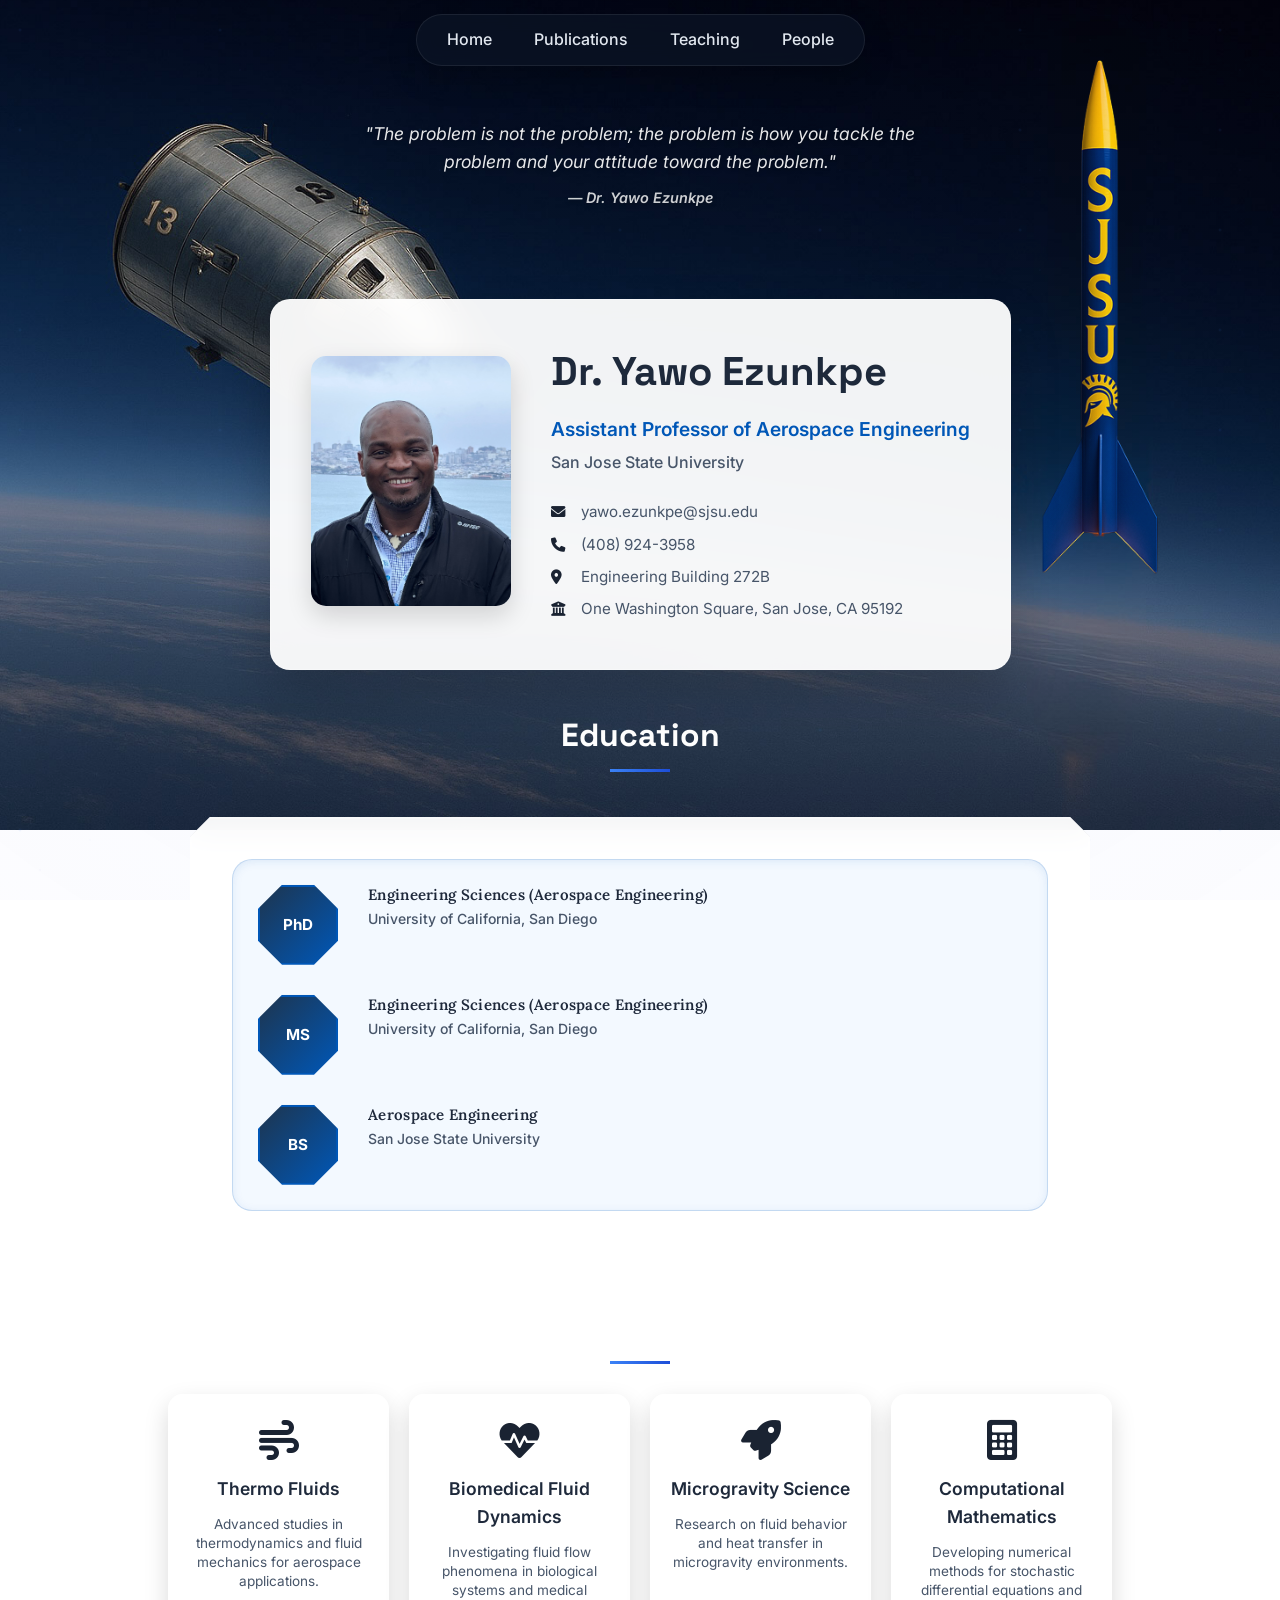
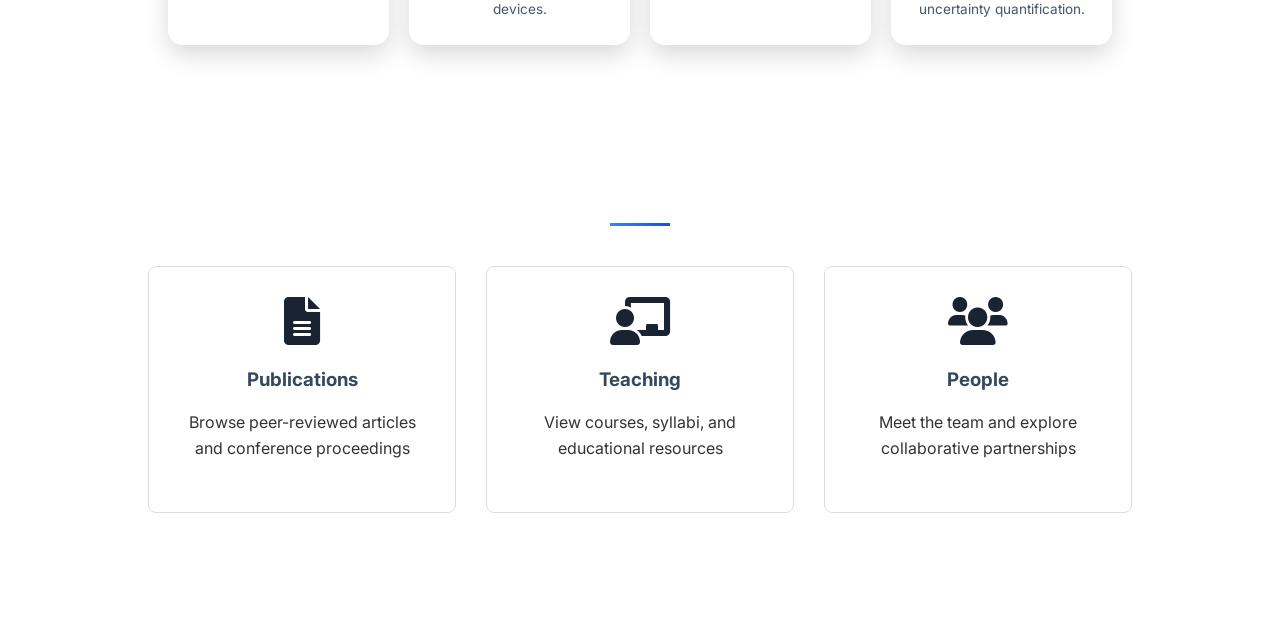
<file: index.html>
<!DOCTYPE html>
<html lang="en">
<head>
    <meta charset="UTF-8">
    <meta http-equiv="refresh" content="0; url=pages/index.html">
    <title>Redirecting...</title>
    <script>
        // Fallback redirect for environments that ignore meta refresh
        window.location.href = "pages/index.html";
    </script>
</head>
<body>
    <p>If you are not redirected automatically, <a href="pages/index.html">click here</a>.</p>
</body>
</html>
</file>
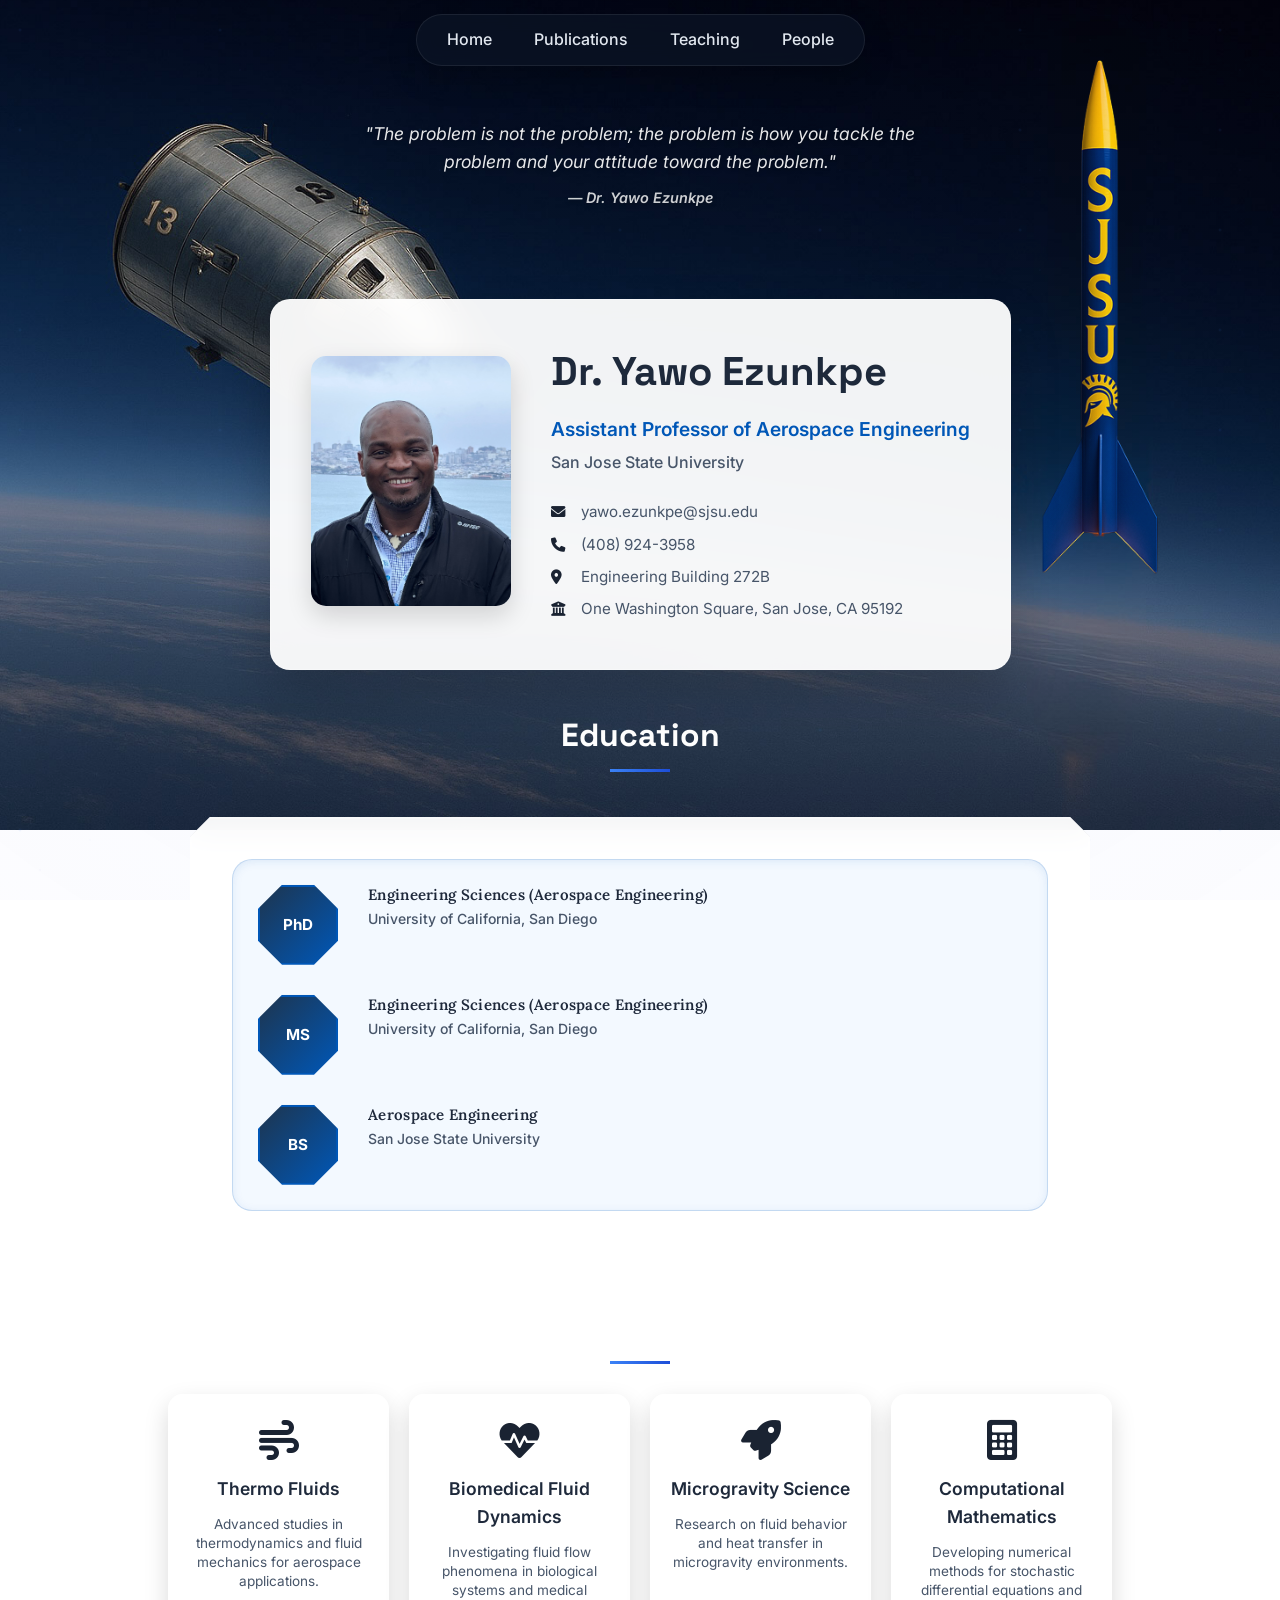
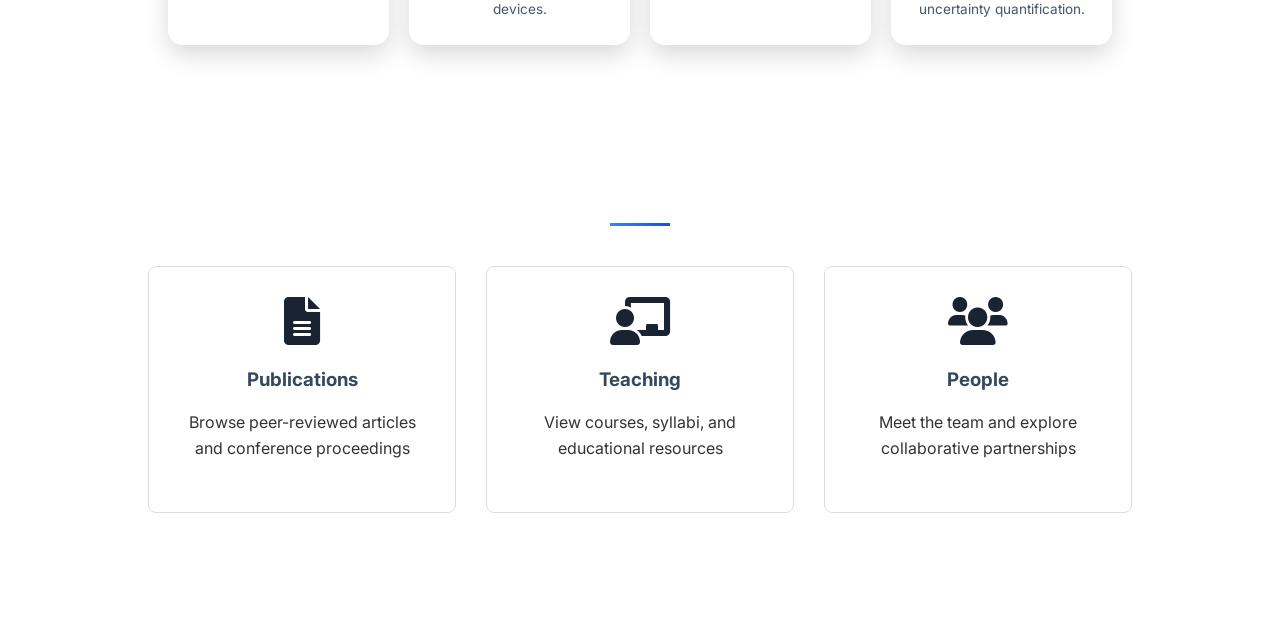
<file: pages/index.html>
<!DOCTYPE html>
<html lang="en">
<head>
    <meta charset="UTF-8">
    <meta name="viewport" content="width=device-width, initial-scale=1.0">
    <title>Dr. Yawo Ezunkpe - Aerospace Engineering Faculty</title>
    <!-- Stylesheets -->
    <link rel="preconnect" href="https://fonts.googleapis.com">
    <link rel="preconnect" href="https://fonts.gstatic.com" crossorigin>
    <link rel="preconnect" href="https://cdnjs.cloudflare.com" crossorigin>
    <link rel="stylesheet" href="../css/styles-new.css">
    <link rel="stylesheet" href="https://cdnjs.cloudflare.com/ajax/libs/font-awesome/6.0.0/css/all.min.css">
    <link href="https://fonts.googleapis.com/css2?family=Inter:wght@300;400;500;600;700&family=Lora:ital,wght@0,400;0,500;0,600;0,700;1,400;1,500&family=Space+Grotesk:wght@300;400;500;600;700&display=swap" rel="stylesheet">
    
</head>
<body>
    <!-- Space Background -->
    <div class="space-background">
    </div>
    <!-- Interactive elements -->
    <div class="contrail"></div>
    <div class="contrail"></div>
    <div class="site-wrapper">
    <header data-nav></header>

    <main>
        <div class="container">
            <div class="main-content">
                <!-- Hero Section with Professional Card -->
                <section class="hero-new">
                    <div class="hero-content">
                        <div class="quote-overlay">
                            <blockquote>
                                "The problem is not the problem; the problem is how you tackle the problem and your attitude toward the problem."
                                <cite>— Dr. Yawo Ezunkpe</cite>
                            </blockquote>
                        </div>

                        <div class="professor-card">
                            <div class="card-photo">
                                <img src="../assets/images/Professor.JPG" alt="Dr. Yawo Ezunkpe" class="professor-image" decoding="async" fetchpriority="high">
                            </div>
                            <div class="card-info">
                                <h1>Dr. Yawo Ezunkpe</h1>
                                <p class="title">Assistant Professor of Aerospace Engineering</p>
                                <p class="university">San Jose State University</p>
                                
                                <div class="contact-details">
                                    <p><i class="fas fa-envelope"></i> yawo.ezunkpe@sjsu.edu</p>
                                    <p><i class="fas fa-phone"></i> (408) 924-3958</p>
                                    <p><i class="fas fa-map-marker-alt"></i> Engineering Building 272B</p>
                                    <p><i class="fas fa-university"></i> One Washington Square, San Jose, CA 95192</p>
                                </div>
                            </div>
                        </div>

                        <!-- Education Section -->
                        <h2 class="education-title">Education</h2>
                        <div class="academic-overlay">
                            <div class="education-inner-container">
                                <div class="education-timeline">
                                    <div class="education-item">
                                        <div class="education-year">PhD</div>
                                        <div class="education-details">
                                            <h3>Engineering Sciences (Aerospace Engineering)</h3>
                                            <p>University of California, San Diego</p>
                                        </div>
                                    </div>
                                    <div class="education-item">
                                        <div class="education-year">MS</div>
                                        <div class="education-details">
                                            <h3>Engineering Sciences (Aerospace Engineering)</h3>
                                            <p>University of California, San Diego</p>
                                        </div>
                                    </div>
                                    <div class="education-item">
                                        <div class="education-year">BS</div>
                                        <div class="education-details">
                                            <h3>Aerospace Engineering</h3>
                                            <p>San Jose State University</p>
                                        </div>
                                    </div>
                                </div>
                            </div>
                        </div>
                    </div>
                </section>

                <!-- Research Focus Cards -->
                <section class="research-focus">
                    <h2>Research Focus</h2>
                    <div class="research-grid">
                        <div class="research-card">
                            <i class="fas fa-wind research-icon"></i>
                            <h3>Thermo Fluids</h3>
                            <p>Advanced studies in thermodynamics and fluid mechanics for aerospace applications.</p>
                        </div>
                        <div class="research-card">
                            <i class="fas fa-heartbeat research-icon"></i>
                            <h3>Biomedical Fluid Dynamics</h3>
                            <p>Investigating fluid flow phenomena in biological systems and medical devices.</p>
                        </div>
                        <div class="research-card">
                            <i class="fas fa-rocket research-icon"></i>
                            <h3>Microgravity Science</h3>
                            <p>Research on fluid behavior and heat transfer in microgravity environments.</p>
                        </div>
                        <div class="research-card">
                            <i class="fas fa-calculator research-icon"></i>
                            <h3>Computational Mathematics</h3>
                            <p>Developing numerical methods for stochastic differential equations and uncertainty quantification.</p>
                        </div>
                    </div>
                </section>

                <!-- Quick Links -->
                <section class="quick-links">
                    <h2>Explore My Work</h2>
                    <div class="links-grid">
                        <a href="publications.html" class="link-card">
                            <i class="fas fa-file-alt"></i>
                            <h3>Publications</h3>
                            <p>Browse peer-reviewed articles and conference proceedings</p>
                        </a>
                        <a href="teaching.html" class="link-card">
                            <i class="fas fa-chalkboard-teacher"></i>
                            <h3>Teaching</h3>
                            <p>View courses, syllabi, and educational resources</p>
                        </a>
                        <a href="people.html" class="link-card">
                            <i class="fas fa-users"></i>
                            <h3>People</h3>
                            <p>Meet the team and explore collaborative partnerships</p>
                        </a>
                    </div>
                </section>
            </div>
        </div>
    </main>

    </div>
    
    <script src="../js/navbar.js" defer></script>
    <script src="../js/main.js" defer></script>
</body>
</html>
</file>
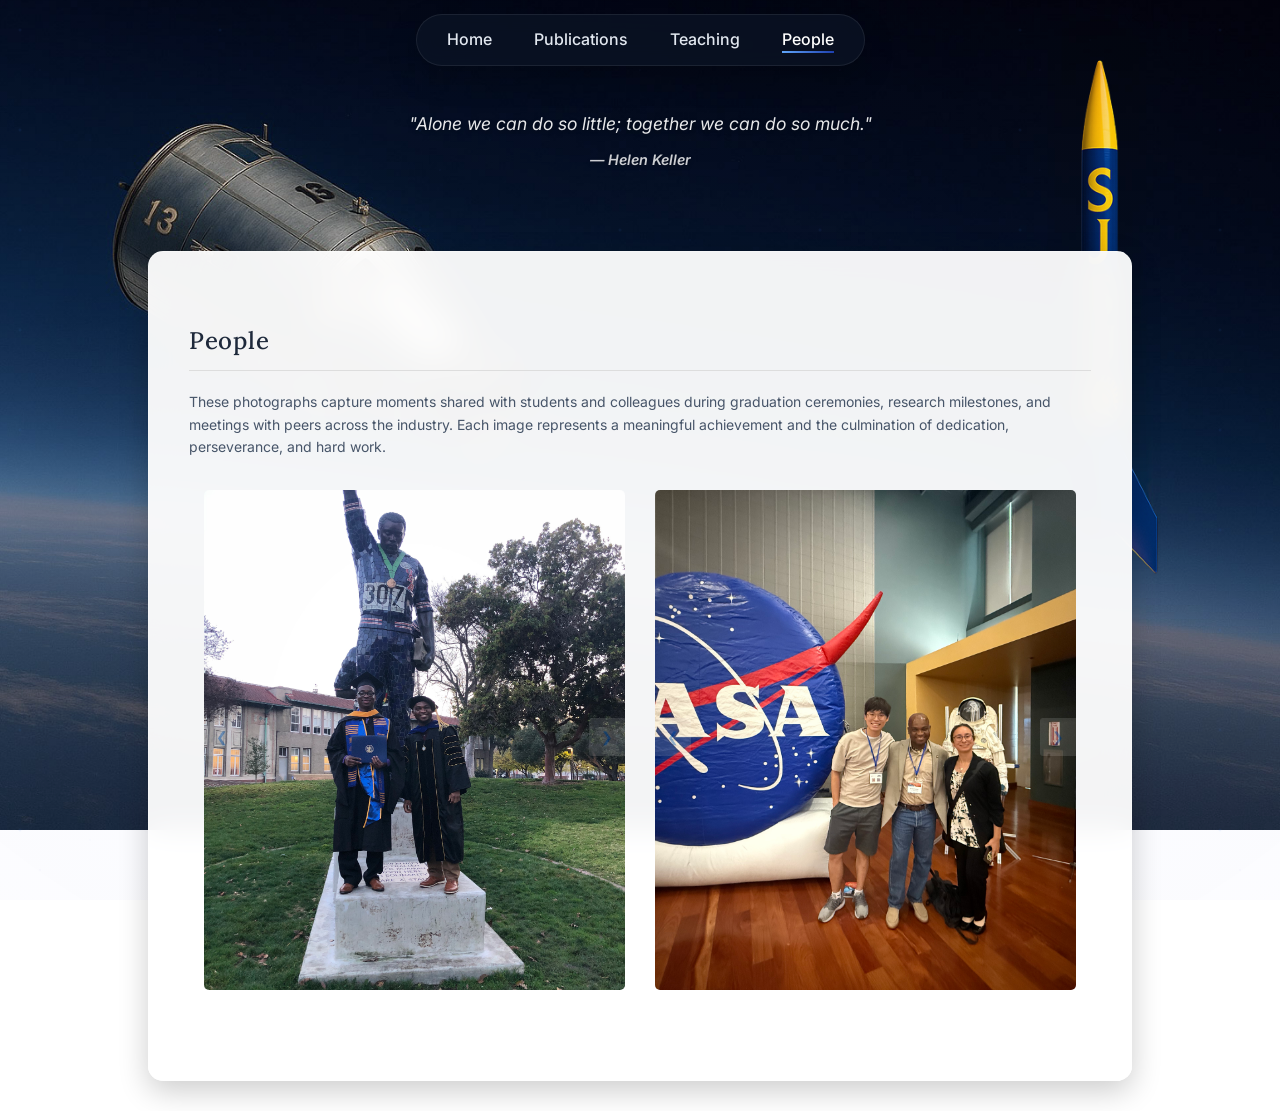
<file: pages/people.html>
<!DOCTYPE html>
<html lang="en">
<head>
    <meta charset="UTF-8">
    <meta name="viewport" content="width=device-width, initial-scale=1.0">
    <title>People - Dr. Yawo Ezunkpe</title>
    <link rel="preconnect" href="https://fonts.googleapis.com">
    <link rel="preconnect" href="https://fonts.gstatic.com" crossorigin>
    <link rel="preconnect" href="https://cdnjs.cloudflare.com" crossorigin>
    <link rel="stylesheet" href="../css/styles-new.css">
    <link rel="stylesheet" href="../css/slideshow.css">
    <link rel="stylesheet" href="https://cdnjs.cloudflare.com/ajax/libs/font-awesome/6.0.0/css/all.min.css">
    <link href="https://fonts.googleapis.com/css2?family=Inter:wght@300;400;500;600;700&family=Lora:ital,wght@0,400;0,500;0,600;0,700;1,400;1,500&family=Space+Grotesk:wght@300;400;500;600;700&display=swap" rel="stylesheet">
    
</head>
<body>
    <!-- Space Background -->
    <div class="space-background"></div>
    <!-- Interactive elements -->
    <div class="contrail"></div>
    <div class="contrail"></div>
    <div class="site-wrapper">
        <header data-nav></header>

        <!-- Inspirational Quote Section -->
        <div class="quote-overlay">
            <blockquote>
                "Alone we can do so little; together we can do so much."
                <cite>— Helen Keller</cite>
            </blockquote>
        </div>

        <main>
            <div class="container">
                <div class="main-content">
                    <div class="people-content">
                        <div class="content-container">
                            <h2>People</h2>
                            <p>These photographs capture moments shared with students and colleagues during graduation ceremonies, research milestones, and meetings with peers across the industry. Each image represents a meaningful achievement and the culmination of dedication, perseverance, and hard work.</p>
                            
                            <div class="slideshow-container">
                                <div class="slideshow-row">
                                    <!-- Faculty Slideshow -->
                                    <div class="slideshow-column">
                                        <div class="slideshow">
                                            <div class="slides"><div class="person-card"><img src="../assets/images/people-01.jpg" alt="Person 01" loading="lazy" decoding="async"></div></div>
                                            <div class="slides"><div class="person-card"><img src="../assets/images/people-02.jpg" alt="Person 02" loading="lazy" decoding="async"></div></div>
                                            <div class="slides"><div class="person-card"><img src="../assets/images/people-03.jpg" alt="Person 03" loading="lazy" decoding="async"></div></div>
                                            <!-- Navigation arrows -->
                                            <a class="prev" onclick="plusSlides(-1, 0)">&#10094;</a>
                                            <a class="next" onclick="plusSlides(1, 0)">&#10095;</a>
                                        </div>
                                    </div>
                                    
                                    <!-- Students Slideshow -->
                                    <div class="slideshow-column">
                                        <div class="slideshow">
                                            <div class="slides"><div class="person-card"><img src="../assets/images/people-04.jpg" alt="Person 04" loading="lazy" decoding="async"></div></div>
                                            <div class="slides"><div class="person-card"><img src="../assets/images/people-05.jpg" alt="Person 05" loading="lazy" decoding="async"></div></div>
                                            <div class="slides"><div class="person-card"><img src="../assets/images/people-06.jpg" alt="Person 06" loading="lazy" decoding="async"></div></div>
                                            <div class="slides"><div class="person-card"><img src="../assets/images/people-07.jpg" alt="Person 07" loading="lazy" decoding="async"></div></div>
                                            <div class="slides"><div class="person-card"><img src="../assets/images/people-08.jpg" alt="Person 08" loading="lazy" decoding="async"></div></div>
                                            <div class="slides"><div class="person-card"><img src="../assets/images/people-09.jpg" alt="Person 09" loading="lazy" decoding="async"></div></div>
                                            <div class="slides"><div class="person-card"><img src="../assets/images/people-10.jpg" alt="Person 10" loading="lazy" decoding="async"></div></div>
                                            <div class="slides"><div class="person-card"><img src="../assets/images/people-11.jpg" alt="Person 11" loading="lazy" decoding="async"></div></div>
                                            <div class="slides"><div class="person-card"><img src="../assets/images/people-12.jpg" alt="Person 12" loading="lazy" decoding="async"></div></div>
                                            <div class="slides"><div class="person-card"><img src="../assets/images/people-13.jpg" alt="Person 13" loading="lazy" decoding="async"></div></div> 
                                            <div class="slides"><div class="person-card"><img src="../assets/images/people-14.jpg" alt="Person 14" loading="lazy" decoding="async"></div></div> 
                                            <div class="slides"><div class="person-card"><img src="../assets/images/people-15.jpg" alt="Person 15" loading="lazy" decoding="async"></div></div> 
                                            <div class="slides"><div class="person-card"><img src="../assets/images/people-16.jpg" alt="Person 16" loading="lazy" decoding="async"></div></div> 
                                            <div class="slides"><div class="person-card"><img src="../assets/images/people-17.jpg" alt="Person 17" loading="lazy" decoding="async"></div></div>
                                            <div class="slides"><div class="person-card"><img src="../assets/images/people-18.jpg" alt="Person 18" loading="lazy" decoding="async"></div></div>
                                            <!-- Navigation arrows -->
                                            <a class="prev" onclick="plusSlides(-1, 1)">&#10094;</a>
                                            <a class="next" onclick="plusSlides(1, 1)">&#10095;</a>
                                        </div>
                                    </div>
                                </div>
                            </div>
                        </div>
                    </div>
                </div>
            </div>
        </main>
    </div>
    
    <script src="../js/navbar.js" defer></script>
    <script src="../js/main.js" defer></script>
    <script src="../js/slideshow.js" defer></script>
</body>
</html>
</file>
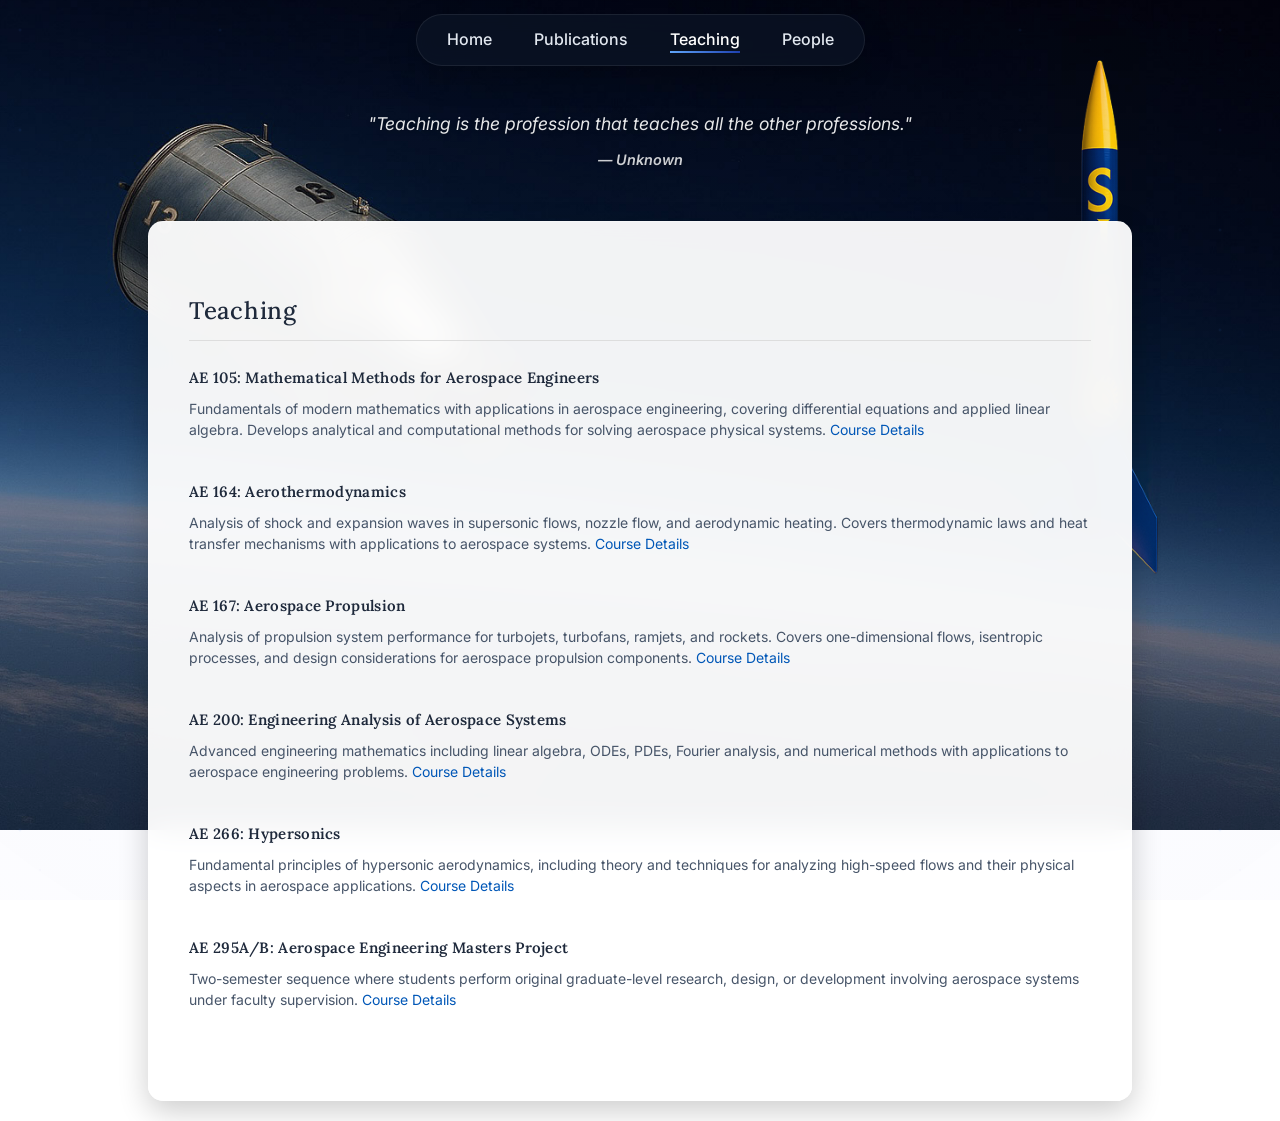
<file: pages/teaching.html>
<!DOCTYPE html>
<html lang="en">
<head>
    <meta charset="UTF-8">
    <meta name="viewport" content="width=device-width, initial-scale=1.0">
    <title>Teaching - Dr. Yawo Ezunkpe</title>
    <link rel="preconnect" href="https://fonts.googleapis.com">
    <link rel="preconnect" href="https://fonts.gstatic.com" crossorigin>
    <link rel="preconnect" href="https://cdnjs.cloudflare.com" crossorigin>
    <link rel="stylesheet" href="../css/styles-new.css">
    <link rel="stylesheet" href="https://cdnjs.cloudflare.com/ajax/libs/font-awesome/6.0.0/css/all.min.css">
    <link href="https://fonts.googleapis.com/css2?family=Inter:wght@300;400;500;600;700&family=Lora:ital,wght@0,400;0,500;0,600;0,700;1,400;1,500&family=Space+Grotesk:wght@300;400;500;600;700&display=swap" rel="stylesheet">
    
</head>
<body>
    <!-- Space Background -->
    <div class="space-background">
    </div>
    <!-- Interactive elements -->
    <div class="contrail"></div>
    <div class="contrail"></div>
    <div class="site-wrapper">
    <header data-nav></header>

    <!-- Inspirational Quote Section -->
    <div class="quote-overlay">
        <blockquote>
            "Teaching is the profession that teaches all the other professions."
            <cite>— Unknown</cite>
        </blockquote>
    </div>

    <main>
        <div class="container">
            <div class="teaching-content">
                
                <div class="content-container">
                    <h2>Teaching</h2>
                    <section class="current-courses">
                        <div class="course-list">
                            <div class="course-item">
                                <h3>AE 105: Mathematical Methods for Aerospace Engineers</h3>
                                <p>Fundamentals of modern mathematics with applications in aerospace engineering, covering differential equations and applied linear algebra. Develops analytical and computational methods for solving aerospace physical systems. <a href="https://catalog.sjsu.edu/preview_course_nopop.php?catoid=15&coid=139841" target="_blank">Course Details</a></p>
                            </div>
                            
                            <div class="course-item">
                                <h3>AE 164: Aerothermodynamics</h3>
                                <p>Analysis of shock and expansion waves in supersonic flows, nozzle flow, and aerodynamic heating. Covers thermodynamic laws and heat transfer mechanisms with applications to aerospace systems. <a href="https://catalog.sjsu.edu/preview_course_nopop.php?catoid=10&coid=40662" target="_blank">Course Details</a></p>
                            </div>
                            
                            <div class="course-item">
                                <h3>AE 167: Aerospace Propulsion</h3>
                                <p>Analysis of propulsion system performance for turbojets, turbofans, ramjets, and rockets. Covers one-dimensional flows, isentropic processes, and design considerations for aerospace propulsion components. <a href="https://catalog.sjsu.edu/preview_course_nopop.php?catoid=10&coid=40664" target="_blank">Course Details</a></p>
                            </div>
                            
                            <div class="course-item">
                                <h3>AE 200: Engineering Analysis of Aerospace Systems</h3>
                                <p>Advanced engineering mathematics including linear algebra, ODEs, PDEs, Fourier analysis, and numerical methods with applications to aerospace engineering problems. <a href="https://catalog.sjsu.edu/preview_course_nopop.php?catoid=13&coid=114817" target="_blank">Course Details</a></p>
                            </div>
                            
                            <div class="course-item">
                                <h3>AE 266: Hypersonics</h3>
                                <p>Fundamental principles of hypersonic aerodynamics, including theory and techniques for analyzing high-speed flows and their physical aspects in aerospace applications. <a href="https://catalog.sjsu.edu/preview_course_nopop.php?catoid=13&coid=122967" target="_blank">Course Details</a></p>
                            </div>
                            
                            <div class="course-item">
                                <h3>AE 295A/B: Aerospace Engineering Masters Project</h3>
                                <p>Two-semester sequence where students perform original graduate-level research, design, or development involving aerospace systems under faculty supervision. <a href="https://catalog.sjsu.edu/preview_course_nopop.php?catoid=13&coid=114801" target="_blank">Course Details</a></p>
                            </div>
                        </div>
                    </section>
                </div>

            </div>
        </div>
    </main>

    <style>
        .course-item { margin-bottom: 2.5rem; }
        .course-item h3 { margin-bottom: 0.5rem; color: #333; font-size: 1.1rem; font-weight: 600; }
        .course-item p { margin: 0.5rem 0; font-size: 0.95rem; line-height: 1.5; }
        .office-hours-section { margin-top: 3rem; margin-bottom: 2rem; }
        .simple-list { list-style: none; padding-left: 0; margin-top: 1rem; }
        .simple-list li { margin-bottom: 0.5rem; font-size: 0.95rem; }
        h1 { color: #800020; margin-bottom: 1.5rem; }
        h2 { margin-top: 2rem; margin-bottom: 1rem; color: #333; }
        a { color: #800020; text-decoration: none; }
        a:hover { text-decoration: underline; }
    </style>

    </div>
    
    <script src="../js/navbar.js" defer></script>
    <script src="../js/main.js" defer></script>
</body>
</html>
</file>
<file: css/styles-new.css>
/* Modern Aerospace Faculty Website Styles */

/* CSS Variables */
:root {
    --primary-color: #2c3e50;
    --secondary-color: #34495e;
    --accent-color: #0057b7;
    --accent-color-light: #6699cc;
    --text-color: #333;
    --light-bg: #f8f8f8;
    --light-gray: #e0e0e0;
    --border-color: #ddd;
    --max-width: 1024px;
    --sky-gradient: #000924;
    --equation-color: rgba(0, 87, 183, 0.9);
}

/* Reset and Base Styles */
* {
    margin: 0;
    padding: 0;
    box-sizing: border-box;
}

body {
    font-family: 'Inter', sans-serif;
    /*background: url('../assets/images/Background.png') no-repeat center center fixed;*/
    background: url('../assets/images/Background13.png') no-repeat center center fixed;
    background-position-y: -70px;

    /*background-color: #001F3F;*/
    /*background-color: #1F283B;*/
    /*background-color: #141C2F;*/
    background-size: cover;
    /*color: #ffffff;*/
    margin: 0;
    padding: 0;
    line-height: 1.6;
    min-height: 100vh;
    overflow-x: hidden;
}

/* Background Decoration */
.space-background {
    position: fixed;
    top: 0;
    left: 0;
    width: 100%;
    height: 100%;
    background: radial-gradient(ellipse at center, rgba(59, 130, 246, 0.05) 0%, rgba(99, 102, 241, 0.02) 100%);
    z-index: -2;
}

.space-background::before {
    content: '';
    position: absolute;
    top: 0;
    left: 0;
    width: 100%;
    height: 100%;
    background-image: 
        radial-gradient(2px 2px at 20px 30px, rgba(59, 130, 246, 0.1), transparent),
        radial-gradient(1px 1px at 40px 70px, rgba(99, 102, 241, 0.08), transparent),
        radial-gradient(1px 1px at 90px 40px, rgba(59, 130, 246, 0.06), transparent);
    background-repeat: repeat;
    background-size: 200px 100px;
    animation: twinkle 6s ease-in-out infinite alternate;
}

@keyframes twinkle {
    0% { opacity: 0.2; }
    100% { opacity: 0.8; }
}

/* Site Wrapper */
.site-wrapper {
    position: relative;
    min-height: 100vh;
    z-index: 1;
}

/* Navigation */
.main-navigation:not(.nav-floating) {
    position: sticky;
    top: 0;
    z-index: 100;
    display: flex;
    align-items: center;
    justify-content: center;
    padding: 14px 20px;
    background: transparent;
    backdrop-filter: none;
}

.main-navigation:not(.nav-floating) .nav-toggle {
    display: none;
    background: transparent;
    border: none;
    padding: 12px;
    margin-right: 10px;
    cursor: pointer;
}

.main-navigation:not(.nav-floating) .nav-toggle span {
    display: block;
    width: 24px;
    height: 2px;
    margin: 5px 0;
    background: #475569;
    transition: transform 0.2s ease, opacity 0.2s ease;
}

.main-navigation:not(.nav-floating) .nav-toggle.open span:nth-child(1) {
    transform: translateY(7px) rotate(45deg);
}

.main-navigation:not(.nav-floating) .nav-toggle.open span:nth-child(2) {
    opacity: 0;
}

.main-navigation:not(.nav-floating) .nav-toggle.open span:nth-child(3) {
    transform: translateY(-7px) rotate(-45deg);
}

.main-navigation:not(.nav-floating) .nav-links {
    display: flex;
    justify-content: center;
    list-style: none;
    padding: 12px 18px;
    margin: 0;
    gap: 18px;
    background: rgba(12, 20, 38, 0.7);
    border: 1px solid rgba(255, 255, 255, 0.08);
    box-shadow: 0 12px 30px rgba(0, 0, 0, 0.22);
    border-radius: 999px;
    backdrop-filter: blur(12px);
    transition: box-shadow 0.2s ease, transform 0.2s ease;
}

.main-navigation:not(.nav-floating) li {
    margin: 0;
}

.main-navigation:not(.nav-floating) a {
    color: #e2e8f0;
    text-decoration: none;
    font-weight: 500;
    font-size: 1rem;
    padding: 10px 12px;
    border-radius: 12px;
    transition: all 0.3s ease;
    position: relative;
}

.main-navigation:not(.nav-floating) a:hover,
.main-navigation:not(.nav-floating) a.active {
    color: #ffffff;
}

.main-navigation:not(.nav-floating) a::after {
    content: '';
    position: absolute;
    left: 12px;
    right: 12px;
    bottom: 6px;
    height: 2px;
    background: linear-gradient(90deg, #60a5fa, #1e40af);
    opacity: 0;
    transform: scaleX(0.5);
    transition: opacity 0.2s ease, transform 0.2s ease;
}

.main-navigation:not(.nav-floating) a.active::after,
.main-navigation:not(.nav-floating) a:hover::after {
    opacity: 1;
    transform: scaleX(1);
}

/* Floating badge nav */
.main-navigation.nav-floating {
    position: fixed;
    top: 18px;
    left: 18px;
    z-index: 140;
    display: flex;
    align-items: center;
    justify-content: center;
    pointer-events: none;
}

.nav-fab {
    pointer-events: auto;
    width: 58px;
    height: 58px;
    border-radius: 50%;
    border: 1px solid rgba(255, 255, 255, 0.15);
    background: radial-gradient(circle at 30% 30%, #3b82f6, #1e3a8a);
    color: #fff;
    display: inline-flex;
    align-items: center;
    justify-content: center;
    gap: 8px;
    box-shadow: 0 15px 30px rgba(0, 0, 0, 0.28);
    cursor: pointer;
    transition: transform 0.2s ease, box-shadow 0.2s ease;
    position: relative;
    overflow: hidden;
}

.nav-fab:hover {
    transform: translateY(-2px);
    box-shadow: 0 18px 34px rgba(0, 0, 0, 0.35);
}

.nav-initials {
    font-weight: 700;
    letter-spacing: 0.5px;
    font-size: 0.95rem;
}

.nav-burger {
    display: inline-flex;
    flex-direction: column;
    gap: 4px;
}

.nav-burger span {
    display: block;
    width: 14px;
    height: 2px;
    background: #e2e8f0;
    transition: transform 0.2s ease, opacity 0.2s ease;
}

.nav-fab.open .nav-burger span:nth-child(1) {
    transform: translateY(6px) rotate(45deg);
}

.nav-fab.open .nav-burger span:nth-child(2) {
    opacity: 0;
}

.nav-fab.open .nav-burger span:nth-child(3) {
    transform: translateY(-6px) rotate(-45deg);
}

.main-navigation.nav-floating .nav-links {
    position: relative;
    list-style: none;
    margin: 0;
    padding: 0;
    width: 240px;
    height: 240px;
    pointer-events: none;
    opacity: 0;
}

.main-navigation.nav-floating .nav-links li {
    position: absolute;
    top: 12px;
    left: 12px;
    transform: translate(0, 0) scale(0.5);
    opacity: 0;
    transition: transform 0.25s ease, opacity 0.25s ease;
}

.main-navigation.nav-floating .nav-links a {
    display: inline-flex;
    align-items: center;
    gap: 10px;
    padding: 10px 12px;
    background: rgba(12, 20, 38, 0.9);
    border: 1px solid rgba(255, 255, 255, 0.1);
    border-radius: 12px;
    color: #e2e8f0;
    text-decoration: none;
    font-weight: 600;
    font-size: 0.98rem;
    box-shadow: 0 10px 22px rgba(0, 0, 0, 0.25);
    min-width: 150px;
}

.main-navigation.nav-floating .nav-links a i {
    color: #60a5fa;
    width: 20px;
    text-align: center;
}

.main-navigation.nav-floating .nav-links a:hover,
.main-navigation.nav-floating .nav-links a.active {
    background: rgba(255, 255, 255, 0.08);
    color: #ffffff;
}

.main-navigation.nav-floating .nav-links a.active i {
    color: #93c5fd;
}

.main-navigation.nav-floating.open .nav-links {
    pointer-events: auto;
    opacity: 1;
}

.main-navigation.nav-floating.open .nav-links li:nth-child(1) {
    transform: translate(90px, -10px) scale(1);
    opacity: 1;
}

.main-navigation.nav-floating.open .nav-links li:nth-child(2) {
    transform: translate(150px, 60px) scale(1);
    opacity: 1;
}

.main-navigation.nav-floating.open .nav-links li:nth-child(3) {
    transform: translate(110px, 140px) scale(1);
    opacity: 1;
}

.main-navigation.nav-floating.open .nav-links li:nth-child(4) {
    transform: translate(20px, 170px) scale(1);
    opacity: 1;
}

.nav-overlay {
    position: fixed;
    inset: 0;
    background: rgba(0, 0, 0, 0.45);
    opacity: 0;
    pointer-events: none;
    transition: opacity 0.25s ease;
    z-index: 110;
}

.nav-overlay.active {
    opacity: 1;
    pointer-events: auto;
}

body.nav-open {
    overflow: hidden;
}
/* Quote Section */
.site-quote {
    text-align: center;
    padding: 30px 20px;
    background: rgba(59, 130, 246, 0.05);
    border-bottom: 1px solid rgba(59, 130, 246, 0.1);
}

.site-quote blockquote {
    font-family: 'Lora', serif;
    font-style: italic;
    font-size: 1.2rem;
    color: #475569;
    max-width: 800px;
    margin: 0 auto;
}

.site-quote cite {
    display: block;
    margin-top: 10px;
    font-size: 1rem;
    color: #3b82f6;
    font-weight: 600;
}

/* Floating Equation */
.pde-top-right {
    position: fixed;
    top: 120px;
    right: 30px;
    z-index: 50;
    display: none;
    background: rgba(255, 255, 255, 0.95);
    border: 1px solid rgba(59, 130, 246, 0.2);
    border-radius: 10px;
    padding: 15px;
    backdrop-filter: blur(10px);
    animation: float 6s ease-in-out infinite;
    box-shadow: 0 4px 20px rgba(0, 0, 0, 0.1);
}

/* Only show the floating equation box when it actually has content
   or when explicitly enabled via a helper class. Prevents a blank
   white rectangle from appearing on the page. */
body.show-equation .pde-top-right,
.pde-top-right:not(:empty) {
    display: block;
}

.equation-title {
    font-size: 0.8rem;
    color: #3b82f6;
    text-transform: uppercase;
    letter-spacing: 1px;
    margin-bottom: 5px;
}

.pde-equation-main {
    font-size: 1.2rem;
    color: #1e293b;
}

.pde-caption-main {
    font-size: 0.7rem;
    color: #64748b;
    margin-top: 5px;
}

@keyframes float {
    0%, 100% { transform: translateY(0px); }
    50% { transform: translateY(-10px); }
}

/* Container */
.container {
    max-width: var(--max-width);
    margin: 0 auto;
    padding: 0 20px;
}

/* Main Content */
.main-content {
    padding: 10px 0;
}

/* New Hero Section with Aerospace Theme */
.hero-new {
    position: relative;
    padding: 0px 10px;
    display: flex;
    justify-content: center;
    align-items: center;
    width: 100%;
}

.hero-content {
    display: flex;
    flex-direction: column;
    align-items: center;
    gap: 40px;
    width: 100%;
    max-width: 900px; /* Adjusted max-width */
}

.quote-overlay {
    text-align: center;
    width: 100%;
    max-width: 700px; /* Constrain quote width */
    margin: 0 auto 20px auto; /* Center horizontally and add space below */
    padding: 30px 20px; /* Add padding for better spacing */
}

.quote-overlay blockquote {
    color: rgba(255, 255, 255, 0.9);
    font-size: 1.1rem;
    font-style: italic;
    max-width: 600px;
    margin: 0 auto;
    text-shadow: 0 2px 4px rgba(0, 0, 0, 0.3);
}

.quote-overlay cite {
    display: block;
    margin-top: 10px;
    color: rgba(255, 255, 255, 0.8);
    font-size: 0.9rem;
    font-weight: 600;
}


.professor-card {
    background: rgba(255, 255, 255, 0.95);
    backdrop-filter: blur(15px);
    border-radius: 20px;
    padding: 40px;
    box-shadow: 0 25px 50px rgba(0, 0, 0, 0.2);
    border: 1px solid rgba(255, 255, 255, 0.3);
    display: flex;
    gap: 40px;
    align-items: center;
    max-width: 800px;
    z-index: 3;
    position: relative;
}

.card-photo {
    flex: 0 0 200px;
}

.professor-image {
    width: 200px;
    height: 250px;
    object-fit: cover;
    border-radius: 15px;
    box-shadow: 0 10px 25px rgba(0, 0, 0, 0.15);
}

.card-info {
    flex: 1;
}

.card-info h1 {
    font-family: 'Space Grotesk', sans-serif;
    font-size: 2.5rem;
    color: #1e293b;
    margin-bottom: 10px;
    font-weight: 700;
}

.card-info .title {
    font-size: 1.2rem;
    color: #0057b7;
    font-weight: 600;
    margin-bottom: 5px;
}

.card-info .university {
    font-size: 1rem;
    color: #475569;
    margin-bottom: 25px;
    font-weight: 500;
}

.contact-details p {
    display: flex;
    align-items: center;
    margin-bottom: 8px;
    color: #475569;
    font-size: 0.95rem;
}

.contact-details i {
    width: 18px;
    margin-right: 12px;
    color: #1a2332;
    font-size: 0.9rem;
}

/* Academic Background Overlay */
.academic-overlay {
    background: rgba(255, 255, 255, 0.95);
    backdrop-filter: blur(15px);
    padding: 30px;
    max-width: 900px;
    width: 100%;
    z-index: 10;
    height: fit-content;
    position: relative;
    /* Creative hexagonal shape */
    clip-path: polygon(20px 0%, calc(100% - 20px) 0%, 100% 20px, 100% calc(100% - 20px), calc(100% - 20px) 100%, 20px 100%, 0% calc(100% - 20px), 0% 20px);
    box-shadow: 0 15px 35px rgba(0, 0, 0, 0.2);
    border: 2px solid rgba(255, 255, 255, 0.3);
}

.education-inner-container {
    background: rgba(240, 248, 255, 0.8);
    backdrop-filter: blur(10px);
    border-radius: 20px;
    padding: 25px;
    margin: 10px;
    box-shadow: inset 0 2px 10px rgba(0, 87, 183, 0.1);
    border: 1px solid rgba(0, 87, 183, 0.2);
    position: relative;
}
/* .academic-overlay h2 {
    color: rgba(255, 255, 255, 0.9);
    font-size: 1.5rem;
    margin-bottom: 20px;
    font-weight: 600;
}

 .academic-overlay .education-timeline {
    display: flex;
    justify-content: center;
    gap: 60px;
}

.academic-overlay .education-item {
    display: flex;
    flex-direction: column;
    align-items: center;
    text-align: center;
    gap: 15px;
}*/

.academic-overlay .education-year {
    background: linear-gradient(135deg, #1d354f 0%, #0057b7 100%);
    color: #ffffff;
    border: 2px solid #0057b7;
    width: 80px;
    height: 80px;
    display: flex;
    align-items: center;
    justify-content: center;
    font-size: 0.95rem;
    text-align: center;
    font-weight: 700;
    position: relative;
    /* Creative hexagon shape */
    clip-path: polygon(30% 0%, 70% 0%, 100% 30%, 100% 70%, 70% 100%, 30% 100%, 0% 70%, 0% 30%);
    box-shadow: 0 8px 20px rgba(29, 53, 79, 0.4);
    transition: all 0.3s ease;
}

.academic-overlay .education-year:hover {
    transform: scale(1.1) rotate(5deg);
    box-shadow: 0 12px 30px rgba(29, 53, 79, 0.6);
}


.academic-overlay .education-details h3 {
    color: #1e293b;
    font-size: 15px;
    margin-bottom: 5px;
    font-weight: 600;
    line-height: 1.3;
    font-family: 'Lora', serif;
    letter-spacing: 0.02em;
}

.academic-overlay .education-details p {
    color: #475569;
    font-size: 14px;
    font-weight: 500;
    line-height: 1.4;
    font-family: 'Inter', sans-serif;
    margin: 0;
}

/* Hero Section */
.hero-section {
    margin-bottom: 40px;
}

.faculty-profile {
    background: rgba(255, 255, 255, 0.8);
    border-radius: 15px;
    padding: 40px;
    border: 1px solid rgba(226, 232, 240, 0.5);
    backdrop-filter: blur(10px);
    box-shadow: 0 8px 32px rgba(0, 0, 0, 0.1);
}

.profile-columns {
    display: flex;
    gap: 40px;
    align-items: flex-start;
}

.profile-left {
    flex: 0 0 300px;
}

.profile-photo {
    border-radius: 15px;
    overflow: hidden;
    box-shadow: 0 10px 30px rgba(0, 87, 183, 0.3);
}

.profile-photo img {
    width: 100%;
    height: auto;
    display: block;
}

.profile-right {
    flex: 1;
}

.profile-right h1 {
    font-family: 'Space Grotesk', sans-serif;
    font-size: 2.5rem;
    color: #1e293b;
    margin-bottom: 10px;
    font-weight: 600;
}

.professor-title {
    font-size: 1.2rem;
    color: #3b82f6;
    margin-bottom: 30px;
    line-height: 1.4;
}

.contact-info p {
    display: flex;
    align-items: center;
    margin-bottom: 10px;
    color: #475569;
}

.contact-info i {
    width: 20px;
    margin-right: 10px;
    color: #1a2332;
}

.contact-info a {
    color: #3b82f6;
    text-decoration: none;
}

.contact-info a:hover {
    color: #1e40af;
}

/* Aerospace Visual */
.aerospace-visual {
    height: 60px;
    margin: 40px 0;
    position: relative;
    overflow: hidden;
}

.flow-lines {
    position: absolute;
    top: 50%;
    left: 0;
    width: 100%;
    height: 2px;
    background: linear-gradient(90deg, transparent, rgba(0, 87, 183, 0.5), transparent);
    animation: flow 3s ease-in-out infinite;
}

@keyframes flow {
    0% { transform: translateX(-100%); }
    100% { transform: translateX(100%); }
}

/* Section Styles */
section {
    margin-bottom: 50px;
}

section h2 {
    font-family: 'Space Grotesk', sans-serif;
    font-size: 2rem;
    color: #ffffff;
    margin-bottom: 30px;
    position: relative;
    padding-bottom: 10px;
}

.education-title {
    margin-bottom: 5px;
}

.research-overview-title::after {
    display: none;
}

section h2::after {
    content: '';
    position: absolute;
    bottom: 0;
    left: 50%;
    transform: translateX(-50%);
    width: 60px;
    height: 3px;
    background: linear-gradient(90deg, #3b82f6, #1d4ed8);
}

.hero-section h2:nth-of-type(2)::after {
    display: none;
}


/* Research Focus Cards */
.research-focus {
    position: relative;
    z-index: 4;
    padding: 0 20px;
    text-align: center;
    
}

.research-grid {
    display: grid;
    grid-template-columns: repeat(4, 1fr);
    gap: 20px;
    max-width: 1000px;
    margin: 0 auto;
}

.research-card {
    background: rgba(255, 255, 255, 0.95);
    backdrop-filter: blur(15px);
    padding: 25px 20px;
    border-radius: 15px;
    text-align: center;
    transition: transform 0.3s ease, box-shadow 0.3s ease;
    border: 1px solid rgba(255, 255, 255, 0.3);
    box-shadow: 0 10px 25px rgba(0, 0, 0, 0.15);
}

.research-card:hover {
    transform: translateY(-8px);
    box-shadow: 0 15px 35px rgba(0, 0, 0, 0.2);
}

.research-icon {
    font-size: 2.5rem;
    color: #1a2332;
    margin-bottom: 15px;
}

.research-card h3 {
    font-size: 1.1rem;
    color: #1e293b;
    margin-bottom: 12px;
    font-weight: 600;
}

.research-card p {
    color: #475569;
    font-size: 0.85rem;
    line-height: 1.4;
}

/* Education Timeline */
.education-timeline {
    display: flex;
    flex-direction: column;
    gap: 30px;
}

.education-item {
    display: flex;
    gap: 30px;
    align-items: flex-start;
}

.education-year {
    flex: 0 0 80px;
    background: rgba(26, 35, 50, 0.1);
    color: #1a2332;
    padding: 10px;
    border-radius: 8px;
    text-align: center;
    font-weight: 600;
    border: 1px solid rgba(59, 130, 246, 0.2);
}

.education-details h3 {
    color: #1e293b;
    margin-bottom: 5px;
}

.education-details p {
    color: #1a2332;
}

/* Publications Styles */
.publications-content h2 {
    color: #1e293b;
    border-bottom: 1px solid #ddd;
    padding-bottom: 10px;
    margin-bottom: 25px;
    margin-top: 30px;
    font-family: 'Lora', serif;
    font-size: 24px;
    font-weight: 500;
    letter-spacing: 0.03em;
}

.publications-intro {
    margin-bottom: 2.5rem;
    font-family: 'Inter', sans-serif;
    line-height: 1.6;
    color: #475569;
    max-width: 95%;
    font-size: 14.5px;
}

.publications-intro a {
    color: #0057b7;
    text-decoration: none;
    transition: color 0.2s ease;
}

.publications-intro a:hover {
    text-decoration: underline;
}

.publication-section {
    margin-top: 20px;
}

.publication-list {
    list-style: none;
    padding-left: 0;
    font-size: 14px;
    font-family: 'Inter', sans-serif;
    color: #475569;
}

.publication-list li {
    position: relative;
    padding: 0.6rem 0;
    margin-bottom: 0.7rem;
    line-height: 1.5;
    border-bottom: 1px dotted #eaeaea;
    color: #475569;
}

.publication-list li:last-child {
    border-bottom: none;
}

.publication-list li strong {
    font-weight: 600;
    margin-bottom: 0.2rem;
    font-family: 'Lora', serif;
    letter-spacing: 0.02em;
    font-size: 15px;
    color: #1e293b;
}

.publication-list em {
    font-style: italic;
    font-family: 'Inter', sans-serif;
    font-size: 0.9em;
    color: #64748b;
    font-weight: 500;
}

.publication-list a {
    color: #0057b7;
    text-decoration: none;
    transition: color 0.2s ease;
}

.publication-list a:hover {
    text-decoration: underline;
}

/* Quick Links */
.quick-links {
    padding: 60px 0;
    margin-top: 60px;
}

.quick-links h2 {
    text-align: center;
    margin-bottom: 40px;
    color: #ffffff;
}

.links-grid {
    display: grid;
    grid-template-columns: repeat(auto-fit, minmax(250px, 1fr));
    gap: 30px;
}

.link-card {
    background: white;
    padding: 30px;
    border-radius: 8px;
    text-align: center;
    transition: transform 0.3s ease, box-shadow 0.3s ease;
    border: 1px solid var(--border-color);
    text-decoration: none;
}

.link-card:hover {
    transform: translateY(-5px);
    box-shadow: 0 10px 30px rgba(0, 0, 0, 0.1);
}

.link-card i {
    font-size: 3rem;
    color: #1a2332;
    margin-bottom: 20px;
}

.link-card h3 {
    margin-bottom: 15px;
    color: var(--secondary-color);
    text-decoration: none;
}

.link-card p {
    color: var(--text-color);
    margin-bottom: 20px;
}

.link-card .btn {
    background: var(--accent-color);
    color: white;
    padding: 10px 20px;
    text-decoration: none;
    border-radius: 5px;
    display: inline-block;
    transition: background-color 0.3s ease;
}

.link-card .btn:hover {
    background: var(--secondary-color);
}

/* People Page Styles */
.people-content h1 {
    margin-bottom: 30px;
    color: #1e293b;
    border-bottom: 1px solid #ddd;
    padding-bottom: 10px;
    font-family: 'Lora', serif;
    font-size: 24px;
    font-weight: 500;
    letter-spacing: 0.03em;
}

.people-content h2 {
    color: #1e293b;
    border-bottom: 1px solid #ddd;
    padding-bottom: 10px;
    margin-bottom: 25px;
    margin-top: 30px;
    font-family: 'Lora', serif;
    font-size: 24px;
    font-weight: 500;
    letter-spacing: 0.03em;
}

.people-content p {
    color: #475569;
    font-family: 'Inter', sans-serif;
    font-size: 14px;
    line-height: 1.5;
    margin-bottom: 0.7rem;
}

.group-intro {
    margin-bottom: 40px;
    max-width: 800px;
}

.people-section {
    margin-bottom: 50px;
}

.people-section h2 {
    margin-bottom: 20px;
    color: var(--secondary-color);
    border-bottom: 1px solid var(--border-color);
    padding-bottom: 10px;
}

.people-grid {
    display: grid;
    grid-template-columns: repeat(auto-fill, minmax(250px, 1fr));
    gap: 20px;
    margin-top: 20px;
}

.person-container {
    width: 100%;
}

.person-container img {
    width: 100%;
    height: auto;
    display: block;
}

.person-card {
    border: 1px solid var(--border-color);
    border-radius: 5px;
    overflow: hidden;
    transition: transform 0.3s ease, box-shadow 0.3s ease;
}

.person-card:hover {
    transform: translateY(-5px);
    box-shadow: 0 5px 15px rgba(0,0,0,0.1);
}

.person-photo {
    height: 200px;
    overflow: hidden;
}

.person-photo img {
    width: 100%;
    height: 100%;
    object-fit: cover;
    transition: transform 0.5s ease;
}

.person-card:hover .person-photo img {
    transform: scale(1.05);
}

.person-info {
    padding: 20px;
}

.person-info h3 {
    margin: 0 0 5px 0;
    font-size: 1.2rem;
}

.professor-title {
    font-size: 1.1rem;
    font-weight: 600;
    margin-bottom: 15px;
    color: #444;
}

.person-title {
    color: var(--secondary-color);
    font-style: italic;
    margin-bottom: 10px;
    font-size: 0.9rem;
}

.person-research {
    margin-bottom: 15px;
    font-size: 0.95rem;
}

.person-links {
    display: flex;
    gap: 15px;
}

.person-links a {
    color: var(--accent-color);
    font-size: 1.2rem;
    transition: color 0.3s ease;
}

.person-links a:hover {
    color: var(--secondary-color);
}

.alumni-list {
    margin-top: 20px;
}

.alumni-item {
    display: flex;
    margin-bottom: 25px;
    padding-bottom: 25px;
    border-bottom: 1px dotted var(--light-gray);
}

.alumni-item:last-child {
    border-bottom: none;
}

.alumni-year {
    flex: 0 0 80px;
    font-weight: 700;
    color: var(--accent-color);
}

.alumni-info {
    flex: 1;
}

.alumni-info h3 {
    margin-top: 0;
    margin-bottom: 5px;
}

.alumni-degree {
    font-weight: 600;
    margin-bottom: 5px;
}

.alumni-thesis {
    font-style: italic;
    margin-bottom: 5px;
    font-size: 0.95rem;
}

.alumni-current {
    color: var(--secondary-color);
    font-size: 0.95rem;
}

.collaborators-grid {
    display: grid;
    grid-template-columns: repeat(auto-fill, minmax(300px, 1fr));
    gap: 40px;
    margin-bottom: 50px;
}

.collaborator-card {
    background-color: var(--light-bg);
    padding: 20px;
    border-radius: 5px;
    border-left: 4px solid var(--accent-color);
}

.collaborator-card h3 {
    margin-top: 0;
    margin-bottom: 5px;
}

.collaborator-affiliation {
    font-style: italic;
    color: var(--secondary-color);
    margin-bottom: 10px;
    font-size: 0.9rem;
}

.join-group {
    background-color: var(--light-bg);
    padding: 25px;
    border-radius: 5px;
    margin-top: 20px;
}

.join-group h3 {
    margin-top: 0;
    margin-bottom: 15px;
    color: var(--secondary-color);
}

.join-group p {
    margin-bottom: 15px;
}

/* Mentored Research Section */
.mentored-research {
    margin-top: 50px;
    margin-bottom: 50px;
}

.mentored-research h3 {
    color: #1e293b;
    font-weight: 600;
    margin-bottom: 0.2rem;
    font-family: 'Lora', serif;
    letter-spacing: 0.02em;
    font-size: 15px;
}

.mentored-research > p {
    color: #475569;
    font-family: 'Inter', sans-serif;
    font-size: 14px;
    line-height: 1.5;
    margin-bottom: 0.7rem;
}

.research-list h4 {
    color: #1e293b;
    font-weight: 600;
    margin-bottom: 0.2rem;
    font-family: 'Lora', serif;
    letter-spacing: 0.02em;
    font-size: 15px;
    margin-top: 30px;
    border-bottom: 2px solid #0057b7;
    padding-bottom: 5px;
    display: inline-block;
}

.research-list h4:first-child {
    margin-top: 0;
}

.research-list ul {
    list-style: none;
    padding-left: 0;
    margin-bottom: 25px;
}

.research-list li {
    position: relative;
    padding-left: 20px;
    margin-bottom: 12px;
    color: #475569;
    font-family: 'Inter', sans-serif;
    font-size: 14px;
    line-height: 1.5;
}

.research-list li::before {
    content: "•";
    color: #0057b7;
    font-weight: bold;
    position: absolute;
    left: 0;
    font-size: 1.2rem;
}

/* Research Content Styles */
.research-content h2 {
    color: #1e293b;
    border-bottom: 1px solid #ddd;
    padding-bottom: 10px;
    margin-bottom: 25px;
    margin-top: 30px;
    font-family: 'Lora', serif;
    font-size: 24px;
    font-weight: 500;
    letter-spacing: 0.03em;
}

.research-content p {
    color: #475569;
    margin-bottom: 2.5rem;
    font-family: 'Inter', sans-serif;
    line-height: 1.6;
    font-size: 14.5px;
}

.research-content h3 {
    color: #1e293b;
    font-weight: 600;
    margin-bottom: 0.2rem;
    font-family: 'Lora', serif;
    letter-spacing: 0.02em;
    font-size: 15px;
}

.research-content ul li {
    color: #475569;
    font-family: 'Inter', sans-serif;
    font-size: 14px;
    line-height: 1.5;
    margin-bottom: 0.7rem;
}

/* Content Container Styles */
.content-container {
    background: rgba(255, 255, 255, 0.95);
    backdrop-filter: blur(15px);
    border-radius: 15px;
    padding: 40px;
    margin: 20px 0;
    box-shadow: 0 10px 30px rgba(0, 0, 0, 0.2);
    border: 1px solid rgba(255, 255, 255, 0.3);
}

.content-container h2 {
    color: #1e293b;
    margin-bottom: 20px;
}

.content-container h3 {
    color: #2c3e50;
    margin-bottom: 15px;
}

.content-container p {
    color: #475569;
    line-height: 1.6;
}

.content-container ul li {
    color: #475569;
}

.content-container a {
    color: #0057b7;
}

.content-container a:hover {
    color: #003d82;
}

/* Teaching Content Styles */
.teaching-content h2 {
    color: #1e293b !important;
    border-bottom: 1px solid #ddd !important;
    padding-bottom: 10px !important;
    margin-bottom: 25px !important;
    margin-top: 30px !important;
    font-family: 'Lora', serif !important;
    font-size: 24px !important;
    font-weight: 500 !important;
    letter-spacing: 0.03em !important;
}

.teaching-content h3 {
    color: #1e293b !important;
    font-weight: 600 !important;
    margin-bottom: 0.2rem !important;
    font-family: 'Lora', serif !important;
    letter-spacing: 0.02em !important;
    font-size: 15px !important;
}

.teaching-content p {
    color: #475569 !important;
    font-family: 'Inter', sans-serif !important;
    font-size: 14px !important;
    line-height: 1.5 !important;
    margin-bottom: 0.7rem !important;
}

.course-item h3 {
    color: #1e293b !important;
    font-weight: 600 !important;
    margin-bottom: 0.2rem !important;
    font-family: 'Lora', serif !important;
    letter-spacing: 0.02em !important;
    font-size: 15px !important;
}

.course-item p {
    color: #475569 !important;
    font-family: 'Inter', sans-serif !important;
    font-size: 14px !important;
    line-height: 1.5 !important;
    margin-bottom: 0.7rem !important;
}

.course-item a {
    color: #0057b7 !important;
}

/* Research Page Contact Section */
.contact-container {
    display: flex;
    gap: 40px;
    align-items: center;
    margin-top: 30px;
}

.contact-text {
    flex: 1;
}

.campus-image {
    flex: 0 0 300px;
}

.campus-photo {
    width: 100%;
    height: 200px;
    object-fit: cover;
    border-radius: 8px;
    border: 1px solid var(--border-color);
}

/* Responsive Design for New Format */
@media (max-width: 768px) {
    .professor-card {
        flex-direction: column;
        text-align: center;
        padding: 30px 20px;
        margin: 0 20px;
    }
    
    .card-photo {
        flex: none;
        align-self: center;
    }
    
    .professor-image {
        width: 180px;
        height: 220px;
    }
    
    .card-info h1 {
        font-size: 2rem;
    }
    
    .quote-overlay {
        top: 40px;
        padding: 0 20px;
    }
    
    .quote-overlay blockquote {
        font-size: 1rem;
    }
    
    .hero-new {
        min-height: 70vh;
        padding: 40px 0;
    }
    
    .academic-overlay {
        position: static;
        margin: 20px;
        max-width: none;
    }
    
    .research-grid {
        grid-template-columns: repeat(2, 1fr);
        gap: 15px;
    }
    
    .research-focus {
        margin-top: 20px;
    }
    
    .contact-container {
        flex-direction: column;
        gap: 20px;
    }
    
    .campus-image {
        flex: none;
        width: 100%;
    }
    
    .campus-photo {
        height: 150px;
    }
}

/* Responsive Design */
@media (max-width: 768px) {
    .container {
        padding: 0 15px;
    }
    
    .main-navigation:not(.nav-floating) {
        justify-content: space-between;
        padding: 10px 16px;
        flex-wrap: wrap;
    }
    
    .main-navigation:not(.nav-floating) .nav-toggle {
        display: inline-flex;
        flex-direction: column;
        justify-content: center;
        align-items: center;
        background: rgba(12, 20, 38, 0.75);
        border: 1px solid rgba(255, 255, 255, 0.1);
        border-radius: 12px;
        padding: 10px;
        box-shadow: 0 8px 20px rgba(0, 0, 0, 0.25);
    }
    
    .main-navigation:not(.nav-floating) .nav-links {
        width: 100%;
        flex-direction: column;
        gap: 6px;
        display: none;
        padding: 12px;
        margin-top: 10px;
        border-radius: 16px;
    }
    
    .main-navigation:not(.nav-floating) .nav-links.open {
        display: flex;
    }
    
    .main-navigation:not(.nav-floating) li {
        margin: 0;
        text-align: center;
    }
    
    .main-navigation:not(.nav-floating) a {
        display: block;
        padding: 12px;
        width: 100%;
        font-size: 1rem;
    }
    
    .pde-top-right {
        position: relative;
        top: 0;
        right: 0;
        margin-bottom: 20px;
        text-align: center;
    }
    
    .profile-columns {
        flex-direction: column;
        text-align: center;
    }
    
    .profile-left {
        flex: none;
        margin-bottom: 30px;
    }
    
    .profile-right h1 {
        font-size: 2rem;
    }
    
    .research-grid {
        grid-template-columns: repeat(2, 1fr);
        gap: 20px;
    }
    
    .links-grid {
        grid-template-columns: 1fr;
    }
    
    .education-item {
        flex-direction: column;
        text-align: center;
    }
    
    .education-year {
        align-self: center;
    }
    
    section h2 {
        font-size: 1.6rem;
    }
}

@media (max-width: 480px) {
    .faculty-profile {
        padding: 20px;
    }
    
    .profile-right h1 {
        font-size: 1.8rem;
    }
    
    .site-quote blockquote {
        font-size: 1rem;
    }
}

@media (max-width: 600px) {
    .hero-content {
        padding: 0 12px;
    }
    
    .quote-overlay {
        padding: 20px 12px;
    }
    
    .education-timeline {
        gap: 12px;
    }
    
    .research-grid {
        grid-template-columns: 1fr;
        gap: 14px;
    }
    
    .links-grid {
        grid-template-columns: 1fr;
    }
    
    .professor-card {
        margin: 0 10px;
    }
}
</file>
<file: css/slideshow.css>
/* Slideshow Container Styles */
.slideshow-container {
    width: 100%;
    margin: 0 auto;
    position: relative;
    padding: 20px 0;
}

.slideshow-row {
    display: flex;
    flex-wrap: wrap;
    justify-content: space-between;
    margin: 0;
    width: 100%;
    align-items: stretch;
}

.slideshow-column {
    flex: 1 1 50%;
    width: 50%;
    min-width: 320px;
    max-width: 50%;
    padding: 0 15px;
    margin-bottom: 30px;
    display: flex;
    flex-direction: column;
}

.slideshow-column h3 {
    font-family: 'Lora', serif;
    color: #333;
    margin-bottom: 15px;
    padding-bottom: 8px;
    border-bottom: 1px solid #eee;
    font-size: 20px;
}

/* Slideshow Styles */
.slideshow {
    position: relative;
    background: transparent;
    overflow: hidden;
    flex: 1;
    display: flex;
    flex-direction: column;
    height: 500px;
    min-height: 500px;
    max-height: 500px;
}


.slides {
    display: none;
    padding: 0;
    text-align: center;
    justify-content: center;
    align-items: center;
    height: 500px;
}


/* Person Card Styles */
.person-card {
    padding: 0;
    display: flex;
    flex-direction: column;
    align-items: center;
    justify-content: center;
    height: 500px;
    min-height: 500px;
    max-height: 500px;
    border: none;
    background: none;
}

.person-card img {
    width: 100%;
    max-width: 100%;
    height: 100%;
    max-height: 500px;
    object-fit: cover;
    margin-bottom: 0;
}

/* Navigation Controls */
.prev, .next {
    cursor: pointer;
    position: absolute;
    top: 50%;
    width: auto;
    margin-top: -22px;
    padding: 8px 12px;
    color: rgba(0, 87, 183, 0.5);
    font-weight: normal;
    font-size: 14px;
    transition: 0.3s ease;
    border-radius: 0 3px 3px 0;
    user-select: none;
    background-color: rgba(255, 255, 255, 0.3);
    opacity: 0.4;
    z-index: 10;
}

.next {
    right: 0;
    border-radius: 3px 0 0 3px;
}

.prev {
    left: 0;
}

.prev:hover, .next:hover {
    background-color: rgba(0, 87, 183, 0.5);
    color: white;
    opacity: 0.8;
}

.slideshow:hover .prev,
.slideshow:hover .next {
    opacity: 0.6;
}


/* Responsive Adjustments */
@media screen and (max-width: 768px) {
    .slideshow-column {
        flex: 1 1 100%;
        width: 100%;
        min-width: 0;
        max-width: 100%;
    }
    
    .slideshow,
    .slides,
    .person-card {
        height: 320px;
        min-height: 320px;
        max-height: 320px;
    }
    
    .person-card img {
        width: 100%;
        height: 100%;
        max-height: 320px;
    }
    
    .prev, .next {
        padding: 10px;
        margin-top: -16px;
    }
}
</file>
